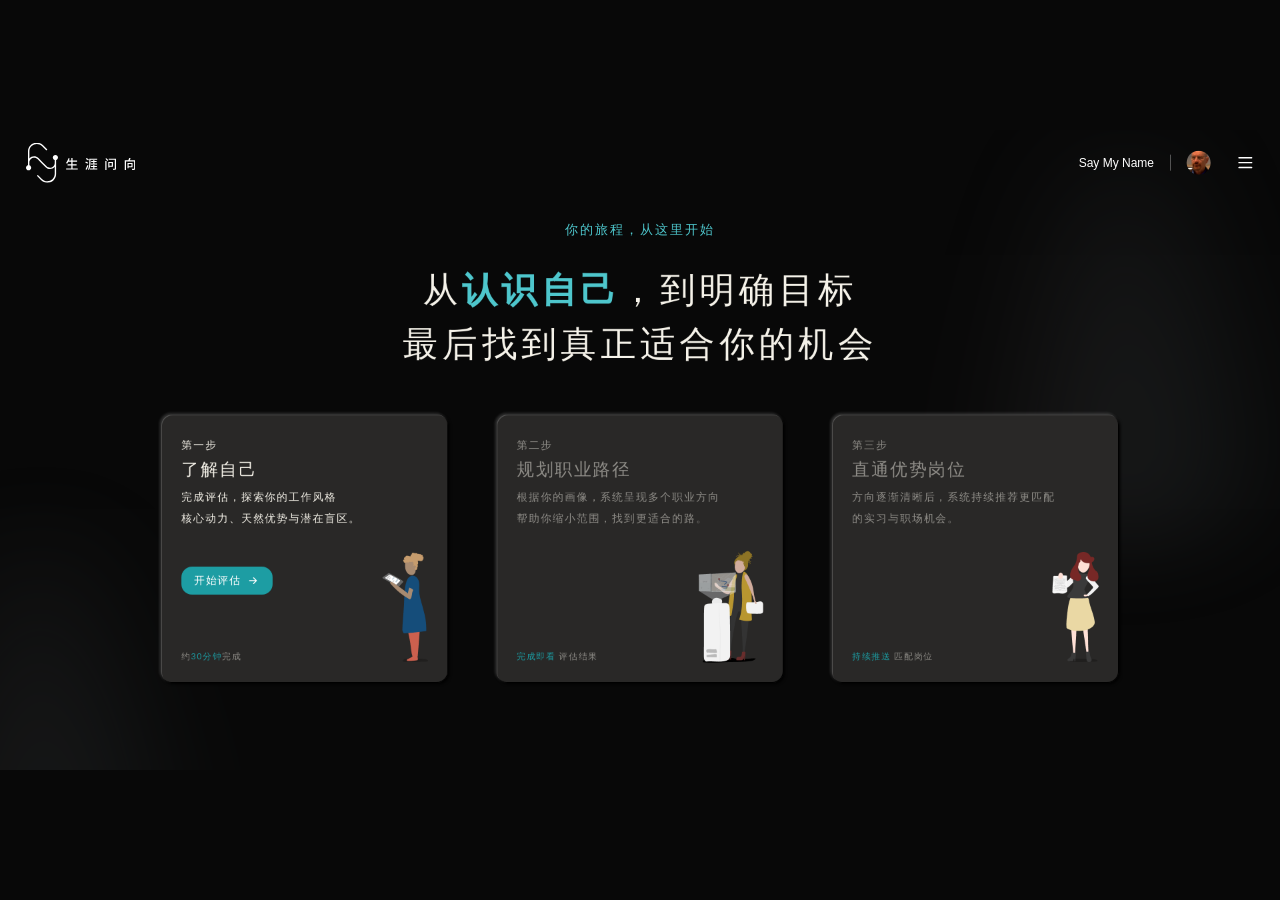
<file: index.html>
<!doctype html>
<html lang="zh-CN">
  <head>
    <meta charset="UTF-8" />
    <meta name="viewport" content="width=device-width, initial-scale=1.0" />
    <title>生涯问向</title>
    <link rel="stylesheet" href="./style.css?v=hover-scale-1280" />
  </head>
  <body>
    <main class="viewport" aria-label="生涯问向引导页">
      <section class="stage" id="stage">
        <img class="ambient ambient-top" src="./img/glow-top.svg" alt="" />
        <img class="ambient ambient-bottom" src="./img/glow-bottom.svg" alt="" />
        <img class="grid-bg" src="./img/网格.svg" alt="" />
        <div class="title-glow" aria-hidden="true"></div>

        <header class="topbar">
          <a class="brand" href="#" aria-label="生涯问向首页">
            <img class="brand-mark" src="./img/logo-mark.svg" alt="" />
            <img class="brand-text" src="./img/logo-text.svg" alt="生涯问向" />
          </a>

          <div class="user-area">
            <button class="profile-button" type="button" aria-expanded="false" aria-controls="profile-panel">
              <span>Say My Name</span>
              <span class="divider" aria-hidden="true"></span>
              <span class="avatar-mask">
                <img src="./img/avatar.png" alt="" />
              </span>
            </button>
            <button class="menu-button" type="button" aria-expanded="false" aria-controls="menu-panel" aria-label="打开菜单">
              <img src="./img/menu.svg" alt="" />
            </button>
          </div>
        </header>

        <div class="profile-panel" id="profile-panel" hidden>
          <strong>Say My Name</strong>
          <span>当前旅程：了解自己</span>
        </div>

        <nav class="menu-panel" id="menu-panel" hidden aria-label="菜单">
          <a href="#steps">旅程步骤</a>
          <a href="#steps">职业路径</a>
          <a href="#steps">岗位推荐</a>
        </nav>

        <section class="hero">
          <p class="eyebrow">你的旅程，从这里开始</p>
          <h1>
            从<span class="accent">认识自己</span>，到明确目标<br />
            最后找到真正适合你的机会
          </h1>
        </section>

        <section class="steps" id="steps" aria-label="旅程步骤">
          <article class="card card-active" data-step="1">
            <div class="card-copy">
              <p class="step-label">第一步</p>
              <h2>了解自己</h2>
              <p>完成评估，探索你的工作风格<br />核心动力、天然优势与潜在盲区。</p>
            </div>
            <button class="primary-action" type="button">
              开始评估
              <svg viewBox="0 0 20 20" aria-hidden="true">
                <path d="M4.4 10h10.1M10.4 5.8 14.6 10l-4.2 4.2" />
              </svg>
            </button>
            <p class="card-note">约<span>30分钟</span>完成</p>
            <img class="person person-1" src="./img/person-1.png" alt="" />
          </article>

          <article class="card is-locked" data-step="2" tabindex="0">
            <div class="card-copy muted">
              <p class="step-label">第二步</p>
              <h2>规划职业路径</h2>
              <p>根据你的画像，系统呈现多个职业方向<br />帮助你缩小范围，找到更适合的路。</p>
            </div>
            <p class="card-note strong"><span>完成即看</span> 评估结果</p>
            <img class="person person-2" src="./img/person-2.png" alt="" />
          </article>

          <article class="card is-locked" data-step="3" tabindex="0">
            <div class="card-copy muted">
              <p class="step-label">第三步</p>
              <h2>直通优势岗位</h2>
              <p>方向逐渐清晰后，系统持续推荐更匹配<br />的实习与职场机会。</p>
            </div>
            <p class="card-note strong"><span>持续推送</span> 匹配岗位</p>
            <img class="person person-3" src="./img/person-3.png" alt="" />
          </article>
        </section>

        <div class="toast" role="status" aria-live="polite"></div>
      </section>
    </main>

    <script src="./script.js?v=hover-scale-1280"></script>
  </body>
</html>
</file>
<file: style.css>
:root {
  --design-width: 1920;
  --design-height: 960;
  --scale: 1;
  --bg: #080808;
  --panel: #292827;
  --panel-border: #3d3c3a;
  --brand: #30b1b8;
  --brand-deep: #127a84;
  --brand-mid: #15757a;
  --brand-soft: #74d3d7;
  --brand-pale: #baf2f5;
  --text: #f5f2e9;
  --text-bright: #fffcf2;
  --muted: #8f8d88;
}

* {
  box-sizing: border-box;
}

[hidden] {
  display: none !important;
}

html,
body {
  width: 100%;
  height: 100%;
  margin: 0;
  overflow-x: auto;
  overflow-y: hidden;
  background: var(--bg);
  font-family: "Noto Sans SC", "PingFang SC", "Microsoft YaHei", Arial, sans-serif;
}

button,
a {
  font: inherit;
}

.viewport {
  position: relative;
  width: 100vw;
  min-width: 1280px;
  height: 100vh;
  overflow: hidden;
  background: var(--bg);
}

.stage {
  position: absolute;
  left: 0;
  top: 0;
  width: 1920px;
  height: 960px;
  flex: 0 0 auto;
  overflow: hidden;
  background: var(--bg);
  color: var(--text);
  transform: scale(var(--scale));
  transform-origin: top left;
}

.ambient,
.grid-bg,
.title-glow {
  position: absolute;
  pointer-events: none;
  user-select: none;
}

.ambient-top {
  left: 1324px;
  top: -179px;
  width: 734.708px;
  height: 954.3px;
}

.ambient-bottom {
  left: -304px;
  top: 416px;
  width: 734.708px;
  height: 954.3px;
}

.grid-bg {
  left: 547px;
  top: 0;
  width: 826px;
  height: 761px;
  display: none;
  opacity: 0;
  animation: backgroundLayerFade 1120ms cubic-bezier(0.16, 1, 0.3, 1) 120ms forwards;
}

.title-glow {
  left: 795px;
  top: 73.5px;
  width: 295.5px;
  height: 306px;
  display: none;
  border-radius: 50%;
  background: #30b1b8;
  opacity: 0;
  filter: blur(400px);
  transform: translateZ(0);
  mix-blend-mode: screen;
  animation: titleGlowFade 1380ms cubic-bezier(0.19, 1, 0.22, 1) 220ms forwards;
}

.topbar {
  position: absolute;
  left: 39px;
  top: 19px;
  width: 1841px;
  height: 60px;
  display: flex;
  align-items: center;
  justify-content: space-between;
  z-index: 5;
}

.brand {
  position: relative;
  display: block;
  width: 163.5px;
  height: 60px;
}

.brand-mark {
  position: absolute;
  left: 0;
  top: 0;
  width: 48px;
  height: 60px;
}

.brand-text {
  position: absolute;
  right: 0;
  top: 22.5px;
  width: 103.5px;
  height: 18px;
}

.user-area {
  display: flex;
  align-items: center;
  gap: 40px;
  height: 40.5px;
}

.profile-button,
.menu-button {
  border: 0;
  background: transparent;
  color: #fff;
  cursor: pointer;
}

.profile-button {
  display: flex;
  align-items: center;
  gap: 24px;
  height: 40.5px;
  padding: 0;
  font-family: "Kumbh Sans", Arial, sans-serif;
  font-size: 18px;
  line-height: 36px;
}

.divider {
  width: 1px;
  height: 24px;
  background: rgba(255, 255, 255, 0.45);
}

.avatar-mask {
  width: 36px;
  height: 36px;
  border-radius: 999px;
  overflow: hidden;
  display: block;
}

.avatar-mask img {
  width: 67.5px;
  height: 36px;
  object-fit: cover;
  transform: translateX(-25.5px);
  display: block;
}

.menu-button {
  width: 24px;
  height: 24px;
  padding: 0;
}

.menu-button img {
  width: 24px;
  height: 24px;
  display: block;
}

.profile-panel,
.menu-panel {
  position: absolute;
  z-index: 10;
  right: 39px;
  top: 88px;
  min-width: 220px;
  padding: 18px 20px;
  border: 1px solid rgba(116, 211, 215, 0.35);
  border-radius: 16px;
  background: rgba(41, 40, 39, 0.92);
  box-shadow: 0 24px 45px rgba(0, 0, 0, 0.35);
  backdrop-filter: blur(16px);
}

.profile-panel {
  right: 94px;
  display: grid;
  gap: 8px;
  color: var(--text);
  font-size: 15px;
}

.profile-panel span {
  color: var(--muted);
  font-size: 14px;
}

.menu-panel {
  display: grid;
  gap: 14px;
}

.menu-panel a {
  color: var(--text);
  text-decoration: none;
  font-size: 16px;
}

.hero {
  position: absolute;
  left: 459px;
  top: 131px;
  width: 1002px;
  text-align: center;
  z-index: 2;
  perspective: 1200px;
}

.eyebrow {
  margin: 0 0 32px;
  color: #4ec6cc;
  font-size: 20px;
  font-weight: 500;
  line-height: 36px;
  letter-spacing: 2.4px;
}

h1 {
  margin: 0;
  height: 145px;
  color: var(--text);
  font-size: 53px;
  font-weight: 400;
  line-height: 81px;
  letter-spacing: 6.36px;
  opacity: 0;
  transform: translateY(18px);
  will-change: transform, opacity;
  animation: titleFadeLift 1200ms cubic-bezier(0.16, 1, 0.3, 1) 90ms forwards;
}

h1 .accent {
  color: #4ec6cc;
  font-weight: 700;
}

.eyebrow {
  opacity: 0;
  transform: translateY(16px);
  animation: eyebrowReveal 740ms cubic-bezier(0.2, 0.9, 0.2, 1) 70ms forwards;
}

.steps {
  position: absolute;
  left: 242px;
  top: 427px;
  width: 1436px;
  height: 402px;
  display: flex;
  align-items: stretch;
  gap: 73px;
  z-index: 3;
  perspective: 1600px;
}

.card {
  position: relative;
  width: 430px;
  height: 402px;
  padding: 30px;
  border: 0;
  border-radius: 16px;
  background: var(--panel);
  box-shadow: 2px 2px 4px #000, -2px -2px 4px rgba(255, 255, 255, 0.2), inset -1px -1px 0.5px #000, inset 1px 1px 0.5px rgba(255, 255, 255, 0.2);
  color: var(--muted);
  overflow: hidden;
  isolation: isolate;
  opacity: 0;
  transform: translateY(22px);
  transform-origin: 50% 50%;
  will-change: transform, opacity;
  animation: cardFadeLiftIn 760ms cubic-bezier(0.16, 1, 0.3, 1) forwards;
  animation-delay: calc(180ms + var(--card-index, 0) * 120ms);
  transition: border-color 420ms cubic-bezier(0.16, 1, 0.3, 1), box-shadow 420ms cubic-bezier(0.16, 1, 0.3, 1), background-color 420ms cubic-bezier(0.16, 1, 0.3, 1), transform 520ms cubic-bezier(0.16, 1, 0.3, 1);
}

.card::before {
  content: "";
  position: absolute;
  inset: -1px;
  z-index: 0;
  border-radius: inherit;
  background: transparent;
  opacity: 0;
  pointer-events: none;
}

.card::after {
  content: "";
  position: absolute;
  inset: 0;
  z-index: 0;
  border-radius: inherit;
  background: transparent;
  opacity: 0;
  pointer-events: none;
}

.card > * {
  position: relative;
  z-index: 1;
}

.card:hover {
  background-color: var(--panel);
  box-shadow: 2px 2px 4px #000, -2px -2px 4px rgba(255, 255, 255, 0.2), inset -1px -1px 0.5px #000, inset 1px 1px 0.5px rgba(255, 255, 255, 0.2);
  transform: translateY(0);
}

.card:nth-child(2) {
  width: 430px;
  --card-index: 1;
}

.card:nth-child(3) {
  --card-index: 2;
}

.card-active {
  --card-index: 0;
  box-shadow: 2px 2px 4px #000, -2px -2px 4px rgba(255, 255, 255, 0.2), inset -1px -1px 0.5px #000, inset 1px 1px 0.5px rgba(255, 255, 255, 0.2);
  color: var(--text);
}

.card-copy {
  margin-top: 0;
  width: 370px;
}

.card:nth-child(n + 2) .card-copy {
  margin-top: 0;
}

.step-label,
.card-copy h2,
.card-copy p,
.card-note {
  margin: 0;
}

.step-label {
  height: 14px;
  color: inherit;
  font-size: 16px;
  font-weight: 400;
  line-height: 32px;
  letter-spacing: 1.92px;
}

.card-copy h2 {
  margin-top: 20px;
  height: 24px;
  color: inherit;
  font-size: 26px;
  font-weight: 500;
  line-height: 36px;
  letter-spacing: 2.6px;
}

.card-copy > p:last-child {
  margin-top: 20px;
  color: inherit;
  font-size: 16px;
  font-weight: 400;
  line-height: 32px;
  letter-spacing: 1.92px;
}

.muted {
  color: var(--muted);
}

.primary-action {
  position: absolute;
  left: 30px;
  top: 228px;
  width: 137px;
  height: 42px;
  border: 0;
  border-radius: 16px;
  background: #1d9da3;
  color: #fff;
  display: flex;
  align-items: center;
  justify-content: center;
  gap: 8px;
  font-size: 16px;
  line-height: 32px;
  letter-spacing: 1.92px;
  cursor: pointer;
  transition: background 160ms ease, transform 160ms ease;
}

.primary-action:hover {
  background: #15919b;
  transform: translateY(-1px);
}

.primary-action:active {
  transform: translateY(0);
}

.primary-action svg {
  width: 20px;
  height: 20px;
  fill: none;
  stroke: currentColor;
  stroke-width: 1.6;
  stroke-linecap: round;
  stroke-linejoin: round;
}

.card-note {
  position: absolute;
  left: 30px;
  bottom: 26px;
  width: 371px;
  color: var(--muted);
  font-size: 13px;
  line-height: 26px;
  letter-spacing: 1.56px;
}

.card-note span {
  color: #1d9da3;
}

.card-note.strong {
  font-weight: 400;
}

.is-locked {
  cursor: pointer;
}

.person {
  position: absolute;
  left: 290px;
  top: 198px;
  z-index: 1;
  width: 110px;
  height: 174px;
  display: block;
  pointer-events: none;
  user-select: none;
}

.is-locked:focus-visible,
.profile-button:focus-visible,
.menu-button:focus-visible,
.primary-action:focus-visible {
  outline: 2px solid var(--brand-soft);
  outline-offset: 4px;
}

.toast {
  position: absolute;
  left: 50%;
  bottom: 44px;
  z-index: 20;
  min-width: 260px;
  padding: 14px 20px;
  border-radius: 14px;
  background: rgba(18, 122, 132, 0.95);
  color: #fff;
  text-align: center;
  font-size: 16px;
  line-height: 22px;
  opacity: 0;
  transform: translateX(-50%) translateY(12px);
  pointer-events: none;
  transition: opacity 180ms ease, transform 180ms ease;
}

.toast.is-visible {
  opacity: 1;
  transform: translateX(-50%) translateY(0);
}

@keyframes titleFadeLift {
  0% {
    opacity: 0;
    transform: translateY(18px);
  }

  100% {
    opacity: 1;
    transform: translateY(0);
  }
}

@keyframes eyebrowReveal {
  0% {
    opacity: 0;
    transform: translateY(16px);
    filter: blur(4px);
  }

  100% {
    opacity: 1;
    transform: translateY(0);
    filter: blur(0);
  }
}

@keyframes backgroundLayerFade {
  0% {
    opacity: 0;
  }

  100% {
    opacity: 1;
  }
}

@keyframes titleGlowFade {
  0% {
    opacity: 0;
  }

  100% {
    opacity: 0.64;
  }
}

@keyframes cardFadeLiftIn {
  0% {
    opacity: 0;
    transform: translateY(22px);
  }

  100% {
    opacity: 1;
    transform: translateY(0);
  }
}

@media (prefers-reduced-motion: reduce) {
  .eyebrow,
  .grid-bg,
  .title-glow,
  h1,
  .card {
    animation: none;
    opacity: 1;
    transform: none;
    filter: none;
  }

  .title-glow {
    opacity: 0.64;
    filter: blur(400px);
    transform: translateZ(0);
  }

  .card,
  .card::before,
  .card::after,
  .primary-action,
  .toast {
    transition-duration: 1ms;
  }
}
</file>
